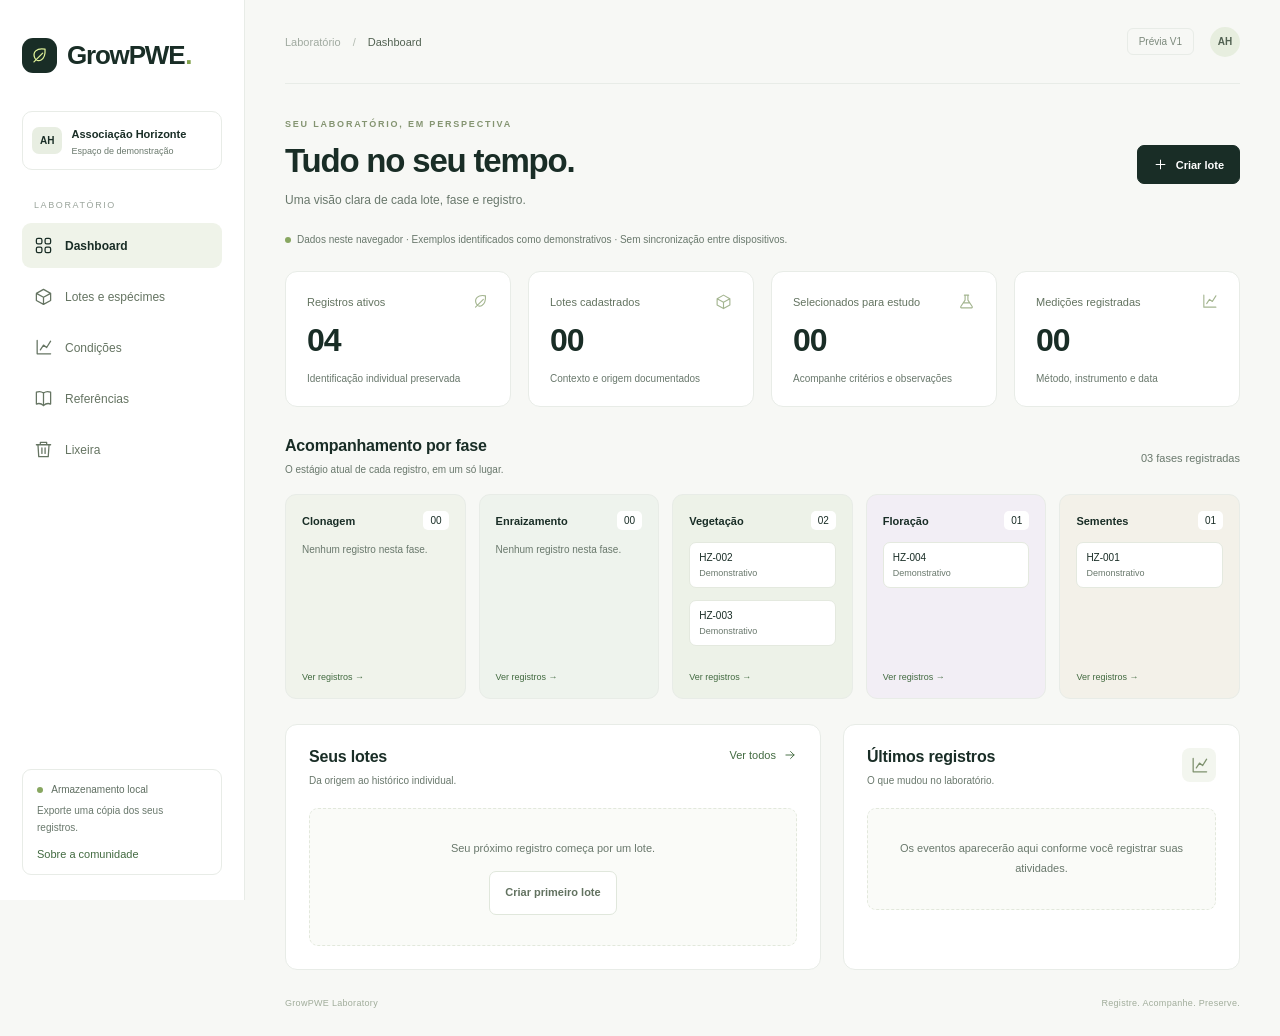
<file: index.html>
<!doctype html>
<html lang="pt-BR"><head><meta charset="utf-8"><meta name="viewport" content="width=device-width,initial-scale=1"><meta name="theme-color" content="#142b24"><title>GrowPWE · Laboratório</title><link rel="stylesheet" href="assets/base.css?v=laboratory-1"><link rel="stylesheet" href="assets/app.css?v=laboratory-1"></head><body>
<svg class="svg-library" xmlns="http://www.w3.org/2000/svg"><symbol id="i-leaf" viewBox="0 0 24 24"><path d="M19 4C8 2 3 8 6 15s14 4 13-11Z M5 20 16 9"/></symbol><symbol id="i-grid" viewBox="0 0 24 24"><rect x="3" y="3" width="7" height="7" rx="2"/><rect x="14" y="3" width="7" height="7" rx="2"/><rect x="3" y="14" width="7" height="7" rx="2"/><rect x="14" y="14" width="7" height="7" rx="2"/></symbol><symbol id="i-box" viewBox="0 0 24 24"><path d="m12 3 9 5v9l-9 5-9-5V8Z M3 8l9 5 9-5 M12 13v9"/></symbol><symbol id="i-chart" viewBox="0 0 24 24"><path d="M4 3v17h17 M8 15l4-6 4 3 5-8"/></symbol><symbol id="i-book" viewBox="0 0 24 24"><path d="M12 5v16 M12 5C8 2 3 4 3 4v15s5-2 9 2c4-4 9-2 9-2V4s-5-2-9 1Z"/></symbol><symbol id="i-trash" viewBox="0 0 24 24"><path d="M3 6h18 M8 6V3h8v3 M5 6l1 15h12l1-15 M10 10v7 M14 10v7"/></symbol><symbol id="i-plus" viewBox="0 0 24 24"><path d="M12 5v14 M5 12h14"/></symbol><symbol id="i-search" viewBox="0 0 24 24"><circle cx="10" cy="10" r="6"/><path d="m15 15 6 6"/></symbol><symbol id="i-arrow" viewBox="0 0 24 24"><path d="M5 12h14 m-6-6 6 6-6 6"/></symbol><symbol id="i-flask" viewBox="0 0 24 24"><path d="M9 3h6 M10 3v7L4 19q-1 2 2 2h12q3 0 2-2l-6-9V3 M8 14h8"/></symbol></svg>
<div class="shell"><aside class="sidebar"><a class="logo" href="#"><span><svg><use href="#i-leaf"/></svg></span>GrowPWE<span class="logo-dot">.</span></a><div class="workspace"><span class="workspace-avatar">AH</span><div><strong>Associação Horizonte</strong><small>Espaço de demonstração</small></div></div><span class="navlabel">LABORATÓRIO</span><nav class="nav" aria-label="Navegação principal"><button class="active" data-page="overview"><svg><use href="#i-grid"/></svg>Dashboard</button><button data-page="specimens"><svg><use href="#i-box"/></svg>Lotes e espécimes</button><button data-page="conditions"><svg><use href="#i-chart"/></svg>Condições</button><button data-page="references"><svg><use href="#i-book"/></svg>Referências</button><button data-page="trash"><svg><use href="#i-trash"/></svg>Lixeira</button></nav><div class="sidebar-foot"><span class="local-dot"></span> Armazenamento local<p>Exporte uma cópia dos seus registros.</p><button class="link" data-goto="community">Sobre a comunidade</button></div></aside>
<main><header class="topbar"><div><span class="breadcrumb">Laboratório</span><span class="breadcrumb-separator">/</span><span id="breadcrumb-page">Dashboard</span></div><div class="top-actions"><span class="local-badge">Prévia V1</span><span class="avatar">AH</span></div></header><div class="heading"><div><div class="eyebrow">SEU LABORATÓRIO, EM PERSPECTIVA</div><h1 id="page-title">Tudo no seu tempo.</h1><p id="page-description">Uma visão clara de cada lote, fase e registro.</p></div><button class="primary" id="new-specimen"><svg><use href="#i-plus"/></svg>Criar lote</button></div><div class="demo"><span class="local-dot"></span>Dados neste navegador · Exemplos identificados como demonstrativos · Sem sincronização entre dispositivos.</div>
<section id="overview" class="panel visible"><div class="stats"><article class="stat"><div><span>Registros ativos</span><svg><use href="#i-leaf"/></svg></div><strong id="total">04</strong><small>Identificação individual preservada</small></article><article class="stat"><div><span>Lotes cadastrados</span><svg><use href="#i-box"/></svg></div><strong id="lot-total">00</strong><small>Contexto e origem documentados</small></article><article class="stat"><div><span>Selecionados para estudo</span><svg><use href="#i-flask"/></svg></div><strong id="study-total">00</strong><small>Acompanhe critérios e observações</small></article><article class="stat"><div><span>Medições registradas</span><svg><use href="#i-chart"/></svg></div><strong id="measurement-total">00</strong><small>Método, instrumento e data</small></article></div>
<div class="section-heading"><div><h2>Acompanhamento por fase</h2><p>O estágio atual de cada registro, em um só lugar.</p></div><span class="small"><span id="phases">03</span> fases registradas</span></div><div id="phase-board" class="phase-board"></div><div id="phase-extra" class="phase-extra"></div>
<div class="dashboard-bottom"><article class="card"><div class="card-title"><div><h2>Seus lotes</h2><p>Da origem ao histórico individual.</p></div><button class="link" data-goto="specimens">Ver todos <svg><use href="#i-arrow"/></svg></button></div><div id="overview-lots"></div><div class="legacy-table" hidden><table><tbody id="specimen-rows"></tbody></table></div></article><article class="card"><div class="card-title"><div><h2>Últimos registros</h2><p>O que mudou no laboratório.</p></div><span class="quiet-icon"><svg><use href="#i-chart"/></svg></span></div><div id="recent-history"></div></article></div></section>
<section id="specimens" class="panel"><article class="card"><div class="card-title"><div><h2>Lotes e espécimes</h2><p>Selecione registros para operar em conjunto ou imprimir etiquetas.</p></div><button class="secondary" id="export-data">Exportar registros</button></div><div id="lot-list" class="lot-list"></div><div class="list-filters"><div class="search-input"><svg><use href="#i-search"/></svg><input id="specimen-search" placeholder="Buscar por código, cepa ou lote" aria-label="Buscar espécimes"></div><select id="specimen-phase" aria-label="Filtrar por fase"><option value="all">Todas as fases</option></select></div><div class="selection-toolbar"><label><input type="checkbox" id="select-all"> Selecionar visíveis</label><span id="selected-count" aria-live="polite">0 selecionados</span><div class="toolbar-actions"><button class="secondary" id="operate-selected" disabled>Registrar operação</button><button class="primary" id="print-labels" disabled>Preparar etiquetas</button></div></div><div id="specimen-list"></div><p id="list-count" class="small"></p></article></section>
<section id="conditions" class="panel"><article class="card"><div class="card-title"><div><h2>Ficha de condições</h2><p>Valores observados e referências documentais do laboratório.</p></div><button class="primary" id="new-measurement">Registrar medição</button></div><div class="list-filters"><select id="conditions-lot" aria-label="Filtrar medições por lote"><option value="all">Todos os lotes</option></select><select id="conditions-phase" aria-label="Filtrar medições por fase"><option value="all">Todas as fases</option></select><select id="conditions-cultivar" aria-label="Filtrar medições por cepa"><option value="all">Todas as cepas</option></select><select id="conditions-medium" aria-label="Filtrar medições por meio"><option value="all">Todos os meios</option></select></div><div class="info-note">Registre medições com amostra, método e instrumento. A ficha não contém faixas ideais predefinidas nem certifica conformidade de cultivo.</div><div id="measurements-list"></div></article></section>
<section id="references" class="panel"><article class="card"><div class="card-title"><div><h2>Biblioteca de referências</h2><p>Separe padrões de documentação, fontes candidatas e relatos.</p></div><span class="tag">Em construção</span></div><div class="reference-document"><span class="quiet-icon"><svg><use href="#i-book"/></svg></span><div><h3>MIAPPE · Metadados de observações de plantas</h3><p>Padrão para registrar material biológico, ambiente, unidades de observação, eventos e métodos. É uma referência de documentação, não um guia de cultivo.</p><a href="https://github.com/MIAPPE/MIAPPE" target="_blank" rel="noopener noreferrer">Consultar documentação original ↗</a></div></div><h3>Repositórios universitários candidatos</h3><div id="source-list">Carregando fontes…</div><p class="small">Ainda não há estudos acadêmicos importados ou validados. O catálogo de cepas foi fornecido pelo usuário e não é uma base científica verificada.</p></article></section>
<section id="trash" class="panel"><article class="card"><div class="card-title"><div><h2>Lixeira</h2><p>Lotes e espécimes excluídos ficam aqui para preservar identificadores e histórico.</p></div><span class="tag">Exclusão reversível</span></div><div id="trash-list"></div></article></section>
<section id="community" class="panel"><article class="card"><h2>Conhecimento com consentimento.</h2><p>O compartilhamento voluntário está planejado. Esta versão não transmite nem publica os seus registros. Cadastro de contas e sincronização serão etapas futuras.</p></article></section><footer><span>GrowPWE Laboratory</span><span>Registre. Acompanhe. Preserve.</span></footer></main></div>
<dialog id="create-dialog" class="wide-dialog" aria-labelledby="create-title"><form id="create-form"><div class="dialog-heading"><div><h2 id="create-title">Criar lote</h2><p>Registre o contexto e revise antes de criar os espécimes.</p></div><button type="button" class="secondary" id="cancel" aria-label="Fechar cadastro">×</button></div><ol class="steps" aria-label="Etapas do cadastro"><li data-step-indicator="0">1 · Lote e plantas</li><li data-step-indicator="1">2 · Local e configuração</li><li data-step-indicator="2">3 · Revisão</li></ol><div id="form-fields"></div><section id="review" hidden><h3>Confira o cadastro</h3><p id="review-summary"></p><div id="review-fields"></div><p class="state">Cada unidade iniciada receberá um identificador permanente. Campos sem informação serão registrados como não informados; não são medições iguais a zero.</p></section><p id="form-error" class="error" role="alert"></p><div class="actions"><button type="button" class="secondary" id="previous" hidden>Voltar</button><button class="primary" type="submit" id="next">Continuar</button></div></form></dialog>
<dialog id="details" class="wide-dialog" aria-labelledby="detail-title"><div class="dialog-heading"><div><h2 id="detail-title"></h2><p id="detail-copy"></p></div><button class="secondary" id="close-details" aria-label="Fechar detalhes">×</button></div><div id="detail-fields"></div><div class="actions"><button class="primary" id="print-one">Etiqueta deste espécime</button></div></dialog>
<dialog id="labels-dialog" aria-labelledby="labels-title"><h2 id="labels-title">Etiquetas de identificação</h2><p id="labels-summary" style="margin-top:12px"></p><form id="labels-form"><div class="form-grid"><div><label for="label-width">Largura da etiqueta (mm)</label><input id="label-width" type="number" min="40" max="120" step="1" value="60" required></div><div><label for="label-height">Altura da etiqueta (mm)</label><input id="label-height" type="number" min="30" max="100" step="1" value="40" required></div></div><label for="label-layout">Formato de impressão</label><select id="label-layout"><option value="roll">Rolo · uma etiqueta por página</option><option value="a4">Folha A4 · grade de etiquetas</option></select><div class="privacy">Use papel do tamanho escolhido, escala 100%, sem cabeçalhos ou rodapés. A folha A4 usa margens de 10 mm e espaçamento de 2 mm. Confira o posicionamento na prévia; faça uma impressão de teste antes do lote completo.</div><p id="labels-error" class="error" role="alert"></p><div class="actions"><button type="button" class="secondary" id="cancel-labels">Cancelar</button><button class="primary" type="submit">Abrir prévia de impressão</button></div></form></dialog>
<dialog id="operation-dialog" class="wide-dialog" aria-labelledby="operation-title"><form id="operation-form"><div class="dialog-heading"><div><h2 id="operation-title">Registrar operação</h2><p id="operation-summary"></p></div><button type="button" class="secondary" data-close="operation-dialog" aria-label="Fechar operação">×</button></div><div class="form-grid"><div><label for="operation-type">Tipo de registro</label><select id="operation-type"><option value="observation">Observação</option><option value="phase">Alteração de fase</option><option value="selection">Selecionado para clonagem</option><option value="unselection">Retirar seleção para estudo</option><option value="location">Alteração de localização</option><option value="equipment">Alteração de equipamento (registro)</option></select></div><div id="operation-phase-wrapper" hidden><label for="operation-phase">Nova fase registrada</label><select id="operation-phase"></select></div><div id="operation-location-wrapper" hidden><label for="operation-location">Nova localização</label><input id="operation-location" maxlength="150"></div><div><label for="operation-date">Data e hora do evento</label><input id="operation-date" type="datetime-local" required></div><div><label for="operation-actor">Responsável / código da equipe</label><input id="operation-actor" maxlength="100" required></div><div class="full-width"><label for="operation-notes">Observação / motivo / critério de seleção</label><textarea id="operation-notes" maxlength="3000" rows="3" required></textarea></div></div><p id="operation-error" class="error" role="alert"></p><div class="actions"><button type="button" class="secondary" data-close="operation-dialog">Cancelar</button><button class="primary" type="submit">Salvar operação</button></div></form></dialog>
<dialog id="descendants-dialog" class="wide-dialog" aria-labelledby="descendants-title"><form id="descendants-form"><div class="dialog-heading"><div><h2 id="descendants-title">Registrar descendentes</h2><p id="descendants-parent"></p></div><button class="secondary" type="button" data-close="descendants-dialog" aria-label="Fechar registro de descendentes">×</button></div><div class="info-note">Registre apenas material já identificado. O vínculo documenta a origem; não comprova identidade genética ou estabilidade. Não inclui instruções de propagação.</div><div class="form-grid"><div><label for="descendants-name">Nome do lote de descendentes</label><input id="descendants-name" maxlength="80" required></div><div><label for="descendants-count">Quantidade registrada</label><input id="descendants-count" type="number" min="1" max="500" step="1" value="1" required></div><div><label for="descendants-phase">Fase observada</label><select id="descendants-phase"></select></div><div><label for="descendants-start">Data de início registrada</label><input id="descendants-start" type="date"></div><div><label for="descendants-actor">Responsável / código da equipe</label><input id="descendants-actor" maxlength="100" required></div><div class="full-width"><label for="descendants-notes">Identificação / observação do registro</label><textarea id="descendants-notes" rows="3" maxlength="3000" required></textarea></div></div><p id="descendants-error" class="error" role="alert"></p><div class="actions"><button class="secondary" type="button" data-close="descendants-dialog">Cancelar</button><button class="primary" type="submit">Confirmar descendentes</button></div></form></dialog>
<dialog id="delete-dialog" aria-labelledby="delete-title"><form id="delete-form"><h2 id="delete-title">Excluir registro?</h2><p id="delete-summary"></p><p class="privacy">Os registros serão movidos para a lixeira. O histórico e os vínculos de origem serão preservados; descendentes em outros lotes continuarão ativos.</p><p id="delete-error" class="error" role="alert"></p><div class="actions"><button type="button" class="secondary" data-close="delete-dialog">Cancelar</button><button class="danger" type="submit">Confirmar exclusão</button></div></form></dialog>
<dialog id="measurement-dialog" class="wide-dialog" aria-labelledby="measurement-title"><form id="measurement-form"><div class="dialog-heading"><div><h2 id="measurement-title">Registrar medição</h2><p>Documente o que foi observado, em qual amostra e por qual método.</p></div><button type="button" class="secondary" data-close="measurement-dialog" aria-label="Fechar medição">×</button></div><div class="form-grid"><div><label for="measurement-target">Unidade de observação</label><select id="measurement-target" required></select></div><div><label for="measurement-variable">Variável medida</label><select id="measurement-variable"><option>Temperatura</option><option>Umidade relativa</option><option>pH</option><option>Condutividade elétrica</option><option>Outra</option></select></div><div><label for="measurement-value">Valor observado</label><input id="measurement-value" type="number" step="any" required></div><div><label for="measurement-unit">Unidade / escala</label><input id="measurement-unit" maxlength="30" placeholder="Informe a unidade utilizada" required></div><div><label for="measurement-date">Data e hora da observação</label><input id="measurement-date" type="datetime-local" required></div><div><label for="measurement-actor">Responsável / código da equipe</label><input id="measurement-actor" maxlength="100" required></div><div><label for="measurement-sample">Amostra / ponto de medição</label><input id="measurement-sample" maxlength="150" required></div><div><label for="measurement-instrument">Instrumento / identificação</label><input id="measurement-instrument" maxlength="150" required></div><div><label for="measurement-method">Método / calibração</label><input id="measurement-method" maxlength="200" required></div><div><label for="measurement-protocol">Referência documental / protocolo (opcional)</label><input id="measurement-protocol" maxlength="300"></div><div class="full-width"><label for="measurement-notes">Observações</label><textarea id="measurement-notes" rows="2" maxlength="3000"></textarea></div></div><p id="measurement-error" class="error" role="alert"></p><div class="actions"><button type="button" class="secondary" data-close="measurement-dialog">Cancelar</button><button class="primary" type="submit">Salvar medição</button></div></form></dialog>
<div class="toast" id="toast" role="status"></div><script src="assets/catalog.js?v=laboratory-1" defer></script><script src="assets/app.js?v=laboratory-1" defer></script><script src="assets/laboratory.js?v=laboratory-1" defer></script></body></html>
</file>
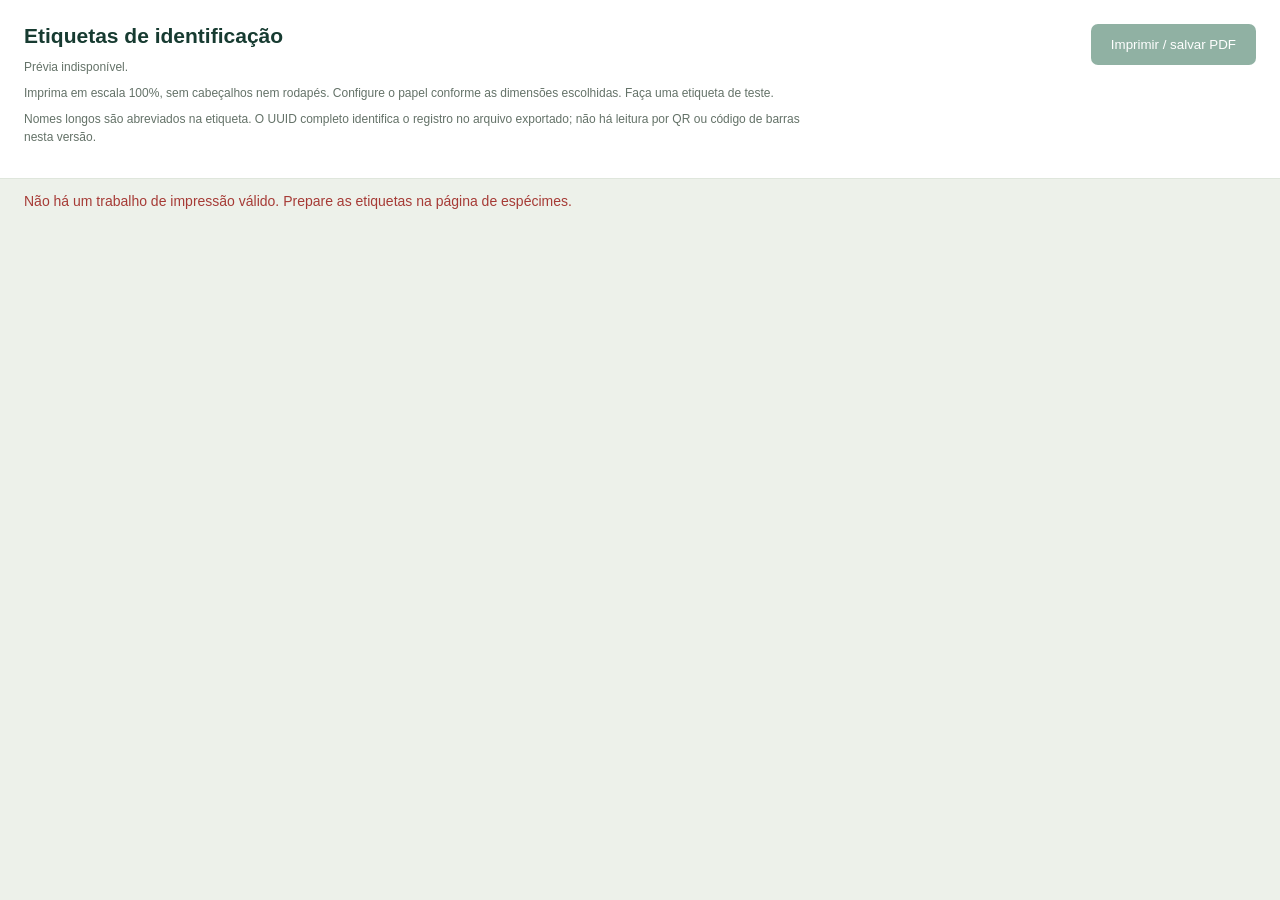
<file: labels.html>
<!doctype html>
<html lang="pt-BR"><head><meta charset="utf-8"><meta name="viewport" content="width=device-width,initial-scale=1"><title>GrowPWE · Etiquetas de identificação</title><link rel="stylesheet" href="assets/labels.css"><script src="assets/labels.js" defer></script></head><body><header class="toolbar"><div><h1>Etiquetas de identificação</h1><p id="summary">Carregando prévia…</p><p>Imprima em escala 100%, sem cabeçalhos nem rodapés. Configure o papel conforme as dimensões escolhidas. Faça uma etiqueta de teste.</p><p>Nomes longos são abreviados na etiqueta. O UUID completo identifica o registro no arquivo exportado; não há leitura por QR ou código de barras nesta versão.</p></div><button id="print" disabled>Imprimir / salvar PDF</button></header><p id="error" role="alert"></p><main id="sheets" aria-label="Prévia das etiquetas"></main></body></html>
</file>
<file: assets/base.css>
:root{--ink:#192d26;--muted:#69786c;--green:#315d44;--line:#e8ece7;--bg:#f7f8f5;--accent:#def198}*{box-sizing:border-box}body{margin:0;background:var(--bg);font-family:Inter,-apple-system,BlinkMacSystemFont,"Segoe UI",sans-serif;color:var(--ink);font-size:14px}button,input,select,textarea{font:inherit}button{cursor:pointer}button:focus-visible,a:focus-visible,summary:focus-visible{outline:3px solid #a6bd7b;outline-offset:3px}svg{width:19px;height:19px;fill:none;stroke:currentColor;stroke-width:1.6;stroke-linecap:round;stroke-linejoin:round;flex-shrink:0}.svg-library{position:absolute;width:0;height:0;overflow:hidden}.shell{display:grid;grid-template-columns:245px 1fr;min-height:100vh}.sidebar{background:#fff;border-right:1px solid var(--line);padding:38px 22px 25px;display:flex;flex-direction:column;position:sticky;top:0;height:100vh}.logo{text-decoration:none;color:var(--ink);display:flex;align-items:center;gap:10px;font-size:26px;font-weight:750;letter-spacing:-1.2px}.logo>span:first-child{background:var(--ink);color:var(--accent);border-radius:11px;width:35px;height:35px;display:grid;place-items:center}.logo-dot{color:#83a34e;margin-left:-9px}.workspace{display:flex;gap:9px;align-items:center;border:1px solid var(--line);border-radius:10px;padding:13px 9px;margin-top:38px}.workspace-avatar{background:#e8eee2;border-radius:7px;padding:8px;font-size:10px;font-weight:600}.workspace strong{font-weight:600;font-size:11px}.workspace small{display:block;font-size:9px;color:var(--muted);margin-top:5px}.navlabel{font-size:9px;letter-spacing:1.6px;color:#9aa49b;margin:30px 12px 13px}.nav{display:flex;flex-direction:column;gap:6px}.nav button{display:flex;align-items:center;gap:12px;background:none;border:0;padding:13px 12px;text-align:left;color:#657462;border-radius:9px;font-size:12px}.nav button.active{color:var(--ink);background:#eff3e9;font-weight:600}.nav button:hover{background:#f6f8f2}.sidebar-foot{margin-top:auto;border:1px solid var(--line);border-radius:9px;padding:14px;font-size:10px;color:#5f6e61}.sidebar-foot p{font-size:10px;margin:7px 0 12px}.local-dot{display:inline-block;width:6px;height:6px;border-radius:50%;background:#88a761;margin-right:6px}.local-badge{font-size:10px;color:#7c897c;padding:7px 11px;border:1px solid var(--line);border-radius:6px}.small{font-size:11px;color:var(--muted)}main{padding:0 40px 28px;width:100%;min-width:0;max-width:1700px}.topbar{height:84px;border-bottom:1px solid var(--line);display:flex;align-items:center;justify-content:space-between;font-size:11px;color:#526252}.breadcrumb{color:#a0aaa0}.breadcrumb-separator{margin:0 12px;color:#b3bcb2}.top-actions{display:flex;align-items:center;gap:16px}.avatar{width:30px;height:30px;border-radius:50%;background:#e7eedf;display:grid;place-items:center;font-size:10px;font-weight:600}.heading{display:flex;justify-content:space-between;align-items:center;margin:35px 0 22px;gap:20px}.eyebrow{font-size:9px;letter-spacing:1.8px;color:#849471;margin-bottom:13px;font-weight:600}h1{font-size:33px;letter-spacing:-1.2px;font-weight:550;margin:0 0 10px}h2{font-size:16px;font-weight:600;letter-spacing:-.2px;margin:0}h3{font-size:13px;font-weight:600;margin:16px 0 10px}p{font-size:12px;line-height:1.7;color:var(--muted);margin:0}.primary,.secondary,.danger{border-radius:7px;padding:11px 15px;display:inline-flex;align-items:center;justify-content:center;gap:8px;font-size:11px;font-weight:550}.primary{border:1px solid var(--ink);background:var(--ink);color:#fff}.primary:hover{background:#315b41}.primary svg{width:15px;height:15px}.secondary{background:white;border:1px solid #e0e7dc;color:#627260}.danger{background:#a4463f;color:white;border:1px solid #a4463f}.link{background:none;border:0;color:#426a40;font-size:11px;padding:0;display:inline-flex;gap:7px;align-items:center}.link svg{width:14px;height:14px}.demo{font-size:10px;color:#69786c;margin-bottom:23px;line-height:1.6}.stats{display:grid;grid-template-columns:repeat(4,minmax(0,1fr));gap:17px}.stat{background:#fff;border:1px solid var(--line);border-radius:12px;padding:21px}.stat>div{display:flex;align-items:center;justify-content:space-between;gap:10px;color:#637360;font-size:10px}.stat svg{color:#a4b590;width:17px;height:17px}.stat strong{font-weight:550;font-size:32px;display:block;letter-spacing:-1px;margin:12px 0 10px}.stat small{font-size:9px;color:var(--muted)}.section-heading{display:flex;justify-content:space-between;align-items:center;margin:30px 0 16px;gap:15px}.section-heading p,.card-title p{font-size:10px;margin-top:6px}.phase-board{display:grid;grid-template-columns:repeat(5,minmax(0,1fr));gap:13px}.phase-column{border:1px solid var(--line);border-radius:11px;background:#f0f3eb;padding:16px;min-height:205px;display:flex;flex-direction:column;min-width:0}.phase-column:nth-child(2){background:#eef3ed}.phase-column:nth-child(3){background:#edf2e8}.phase-column:nth-child(4){background:#f2eef5}.phase-column:nth-child(5){background:#f3f1e9}.phase-column header{display:flex;align-items:center;justify-content:space-between;gap:6px;font-size:11px;font-weight:600}.phase-column header span{background:white;border-radius:5px;padding:4px 7px;font-size:10px;font-weight:500}.phase-column p{font-size:10px;margin-top:11px}.phase-mini{margin-top:12px;background:#fff;border:1px solid #e4e9df;border-radius:7px;padding:9px;text-align:left;width:100%;color:var(--ink);font-size:10px;overflow-wrap:anywhere}.phase-mini small{display:block;font-size:8px;margin-top:5px;color:var(--muted)}.phase-column>.link{margin-top:auto;padding-top:14px;font-size:9px;justify-content:space-between}.dashboard-bottom{display:grid;grid-template-columns:1.35fr 1fr;gap:22px;margin-top:25px}.card{background:#fff;border:1px solid var(--line);border-radius:12px;padding:23px;min-width:0}.card-title{display:flex;justify-content:space-between;align-items:flex-start;gap:15px;margin-bottom:19px}.quiet-icon{background:#f3f6ef;color:#7e916e;width:34px;height:34px;border-radius:8px;display:inline-grid;place-items:center;flex-shrink:0}.empty{padding:30px 12px;text-align:center;background:#fafbf8;border:1px dashed #e2e8dc;border-radius:9px;color:var(--muted);font-size:11px;line-height:1.8}.empty svg{display:block;margin:0 auto 12px;width:27px;height:27px;color:#a1b58b}.empty button{margin-top:12px}.timeline{display:flex;gap:12px;border-bottom:1px solid var(--line);padding:14px 0}.timeline:last-child{border-bottom:0}.timeline .dot{width:7px;height:7px;flex-shrink:0;border-radius:50%;background:#abc189;margin-top:4px}.timeline b{display:block;font-size:11px;font-weight:500}.timeline p{font-size:10px;margin-top:4px;overflow-wrap:anywhere}.timeline time{font-size:9px;color:var(--muted);display:block;margin-top:6px}.panel{display:none}.panel.visible{display:block}.tag{border:1px solid #e5eadf;border-radius:5px;padding:5px 7px;font-size:9px;color:#7d8b70;background:#f8faf5}.info-note{border-left:3px solid #b9ce8a;background:#f4f7ed;color:#7b8b69;padding:12px 15px;font-size:11px;line-height:1.6;margin:15px 0}.list-filters{display:flex;gap:12px;margin:22px 0 0}.search-input{flex:1;display:flex;align-items:center;gap:10px;border:1px solid var(--line);border-radius:7px;padding:0 12px}.search-input svg{color:#9ca994;width:16px}.search-input input{border:0;padding-left:0}.list-filters>select{max-width:240px}.search-input input:focus{outline:0}.list-filters select{font-size:11px}.reference-document{display:flex;gap:16px;background:#f5f8ef;padding:18px;border-radius:9px;margin-bottom:24px}.reference-document h3{margin-top:0}.reference-document a{display:inline-block;margin-top:12px;font-size:11px;color:#46733c}.reference-document p{font-size:11px}.privacy{font-size:11px;color:var(--muted);line-height:1.7;margin-top:15px}.state{padding:12px;background:#f5f7ed;border-radius:7px;font-size:11px;color:#849172;margin:16px 0}.phase{display:inline-block;border-radius:5px;padding:5px 7px;font-size:9px;background:#edf3e5;color:#6f8c50}.phase.f{background:#f1eaf4;color:#8f6f98}.phase.v{background:#e9f2e9;color:#56825a}.specimen-item .phase{margin-right:8px}.specimen b,.specimen small{overflow-wrap:anywhere}.lot-summary{display:flex;align-items:center;gap:14px;padding:14px 0;border-bottom:1px solid var(--line)}.lot-summary:last-child{border-bottom:0}.lot-summary>div{flex:1;min-width:0}.lot-summary strong{font-size:12px;font-weight:550;overflow-wrap:anywhere}.lot-summary p{font-size:10px;margin-top:5px}.overview-lot-actions{display:flex;gap:8px}.detail-actions{display:flex;gap:8px;flex-wrap:wrap;justify-content:flex-start}.history-list{margin-top:20px}.history-item{border-left:2px solid #d4dfc7;padding:0 0 15px 15px;margin:0 0 0 4px;font-size:11px}.history-item p{font-size:11px;white-space:pre-wrap}.history-item small{display:block;color:var(--muted);font-size:9px;margin:5px 0}.lineage-row{padding:10px 0;border-bottom:1px solid var(--line);display:flex;gap:12px;align-items:center;font-size:11px}.lineage-row span{flex:1;overflow-wrap:anywhere}.sheet-table{width:100%;border-collapse:collapse;font-size:11px;margin-top:20px}.sheet-table td,.sheet-table th{text-align:left;padding:13px 10px;border-bottom:1px solid var(--line)}.sheet-table th{font-size:9px;font-weight:500;color:var(--muted);letter-spacing:.5px}.table-scroll{overflow:auto}.measurement-card{border:1px solid var(--line);border-radius:9px;padding:16px;margin-top:14px;display:grid;grid-template-columns:1fr auto;gap:8px}.measurement-card b{font-weight:550;font-size:12px}.measurement-card .reading{font-size:24px;letter-spacing:-.7px;color:#46613c}.measurement-card .reading small{font-size:12px}.measurement-card p{font-size:10px}.measure-metadata{grid-column:1/-1;display:flex;flex-wrap:wrap;gap:8px;color:var(--muted);font-size:9px}.measure-metadata span{background:#f5f7f2;padding:5px 7px;border-radius:4px}dialog{border:1px solid var(--line);border-radius:16px;padding:27px;max-width:460px;width:calc(100% - 32px);color:var(--ink);box-shadow:0 25px 80px #192d2633}dialog::backdrop{background:#192d2660;backdrop-filter:blur(3px)}dialog label{display:block;font-size:11px;color:#576953;margin:17px 0 7px}input,select,textarea{width:100%;border:1px solid #e0e7dc;border-radius:7px;padding:11px 12px;color:var(--ink);background:white;font-size:12px}input:focus,select:focus,textarea:focus{outline:2px solid #b9cd92;outline-offset:1px}textarea{resize:vertical}.actions{display:flex;justify-content:flex-end;gap:10px;margin-top:24px;flex-wrap:wrap}.toast{display:none;position:fixed;bottom:24px;right:24px;max-width:calc(100% - 48px);padding:14px 20px;border-radius:10px;background:var(--ink);color:white;font-size:12px;line-height:1.7;z-index:20}footer{display:flex;justify-content:space-between;color:#a1ad9b;font-size:9px;letter-spacing:.3px;margin-top:28px}button:disabled{opacity:.4;cursor:not-allowed}.lot-card-actions{display:flex;gap:7px;margin-top:12px;flex-wrap:wrap}.trash-row{padding:16px 0;display:flex;gap:16px;align-items:center;border-bottom:1px solid var(--line)}.trash-row div{flex:1;min-width:0}.trash-row strong{font-size:12px;overflow-wrap:anywhere}.trash-row p{font-size:10px}
@media(min-width:1500px){main{padding:0 55px 30px}.phase-column{min-height:245px}}
@media(max-width:1100px){.shell{grid-template-columns:210px 1fr}.sidebar{padding:30px 16px}.workspace{padding:11px 6px}main{padding:0 25px 25px}.phase-board{grid-template-columns:repeat(3,minmax(0,1fr))}.dashboard-bottom{grid-template-columns:1fr}.stats{gap:10px}.stat{padding:16px}.stat small{font-size:8px}}
@media(max-width:740px){.shell{grid-template-columns:1fr}.sidebar{position:static;height:auto;padding:20px 18px 12px;border-right:0;border-bottom:1px solid var(--line)}.logo{font-size:23px}.workspace,.navlabel,.sidebar-foot{display:none}.nav{flex-direction:row;overflow:auto;margin-top:18px;gap:5px}.nav button{white-space:nowrap;padding:10px;gap:7px;font-size:10px}.nav button svg{width:15px;height:15px}main{padding:0 18px 24px}.topbar{height:63px}.heading{margin-top:25px;flex-wrap:wrap}.eyebrow{font-size:8px}h1{font-size:28px}.heading .primary{margin-left:auto}.stats{grid-template-columns:repeat(2,minmax(0,1fr))}.stat strong{font-size:29px}.phase-board{grid-template-columns:repeat(2,minmax(0,1fr))}.phase-column{padding:13px;min-height:170px}.section-heading{align-items:flex-start}.section-heading>.small{display:none}.card{padding:18px}.card-title{flex-wrap:wrap}.list-filters{flex-wrap:wrap}.list-filters>select{max-width:100%;flex:1}.search-input{flex-basis:100%}.toolbar-actions{width:100%;display:flex;gap:8px}.toolbar-actions button{flex:1;padding:10px 7px;font-size:10px}.detail-actions button{font-size:10px;flex:1}.overview-lot-actions{flex-direction:column}.measurement-card{padding:13px}footer{gap:15px}.demo{font-size:9px}.local-badge{font-size:9px}.phase-mini{font-size:9px}.toast{left:18px;right:18px;max-width:none;bottom:18px}.trash-row{align-items:flex-start}}
.sidebar{min-width:0}.lot-card{flex:1 1 250px;min-width:0;max-width:100%}.lot-card b,.lot-card p,.history-item p{overflow-wrap:anywhere}.empty button{display:flex;margin:12px auto 0}.stat>div{font-size:11px}.stat small{font-size:10px}.phase-mini small{font-size:9px}@media(max-width:740px){.shell{grid-template-columns:minmax(0,1fr)}.nav button{flex-shrink:0}.stat small{font-size:9px}}
.phase-extra{display:flex;gap:10px;flex-wrap:wrap;margin-top:12px}.phase-extra:empty{display:none}
#conditions .list-filters{flex-wrap:wrap}#conditions .list-filters select{flex:1 1 150px;min-width:0;max-width:none}
.measurement-card p,.measure-metadata span{overflow-wrap:anywhere}.measure-metadata span{max-width:100%}.measurement-card{grid-template-columns:minmax(0,1fr) auto}.reading{max-width:170px;overflow-wrap:anywhere;text-align:right}
</file>
<file: assets/app.css>
.wide-dialog{max-width:850px;max-height:90vh;overflow:auto}.dialog-heading{display:flex;align-items:flex-start;justify-content:space-between;gap:16px}.dialog-heading p{margin-top:10px}.steps{display:flex;padding:0;list-style:none;gap:8px;margin:24px 0}.steps li{padding:10px 12px;background:#f0f3ed;border-radius:7px;font-size:12px;flex:1;color:var(--muted)}.steps li.current{background:var(--green);color:white}.field-group{border:0;padding:0;margin:0 0 20px}.field-group legend,h3{font-size:14px;font-weight:600;padding:0;margin:16px 0 4px}.form-grid{display:grid;grid-template-columns:1fr 1fr;gap:0 18px}.form-grid .full-width{grid-column:1/-1}.field-hint{font-size:10px;color:var(--muted);margin-top:6px}.form-grid textarea{font:inherit;width:100%;padding:11px;border:1px solid var(--line);border-radius:6px;resize:vertical;color:var(--ink)}.error{color:#a63b36;font-size:12px;margin-top:14px}.error:empty{display:none}[hidden]{display:none!important}.review-section{margin-top:20px}.data-list{display:grid;grid-template-columns:minmax(110px,1fr) 2fr;margin:10px 0;font-size:12px}.data-list dt,.data-list dd{margin:0;padding:9px 0;border-bottom:1px solid var(--line);overflow-wrap:anywhere}.data-list dt{color:var(--muted);padding-right:12px}.selection-toolbar{display:flex;align-items:center;flex-wrap:wrap;gap:16px;border-top:1px solid var(--line);padding:18px 0;margin-top:20px;font-size:12px}.selection-toolbar label{display:flex;align-items:center;gap:8px}.selection-toolbar input,.specimen-item input{width:18px;height:18px;flex-shrink:0;accent-color:var(--green)}.selection-toolbar button{margin-left:auto}button:disabled{opacity:.45;cursor:not-allowed}.specimen-item{display:flex;align-items:center;gap:12px;border-top:1px solid var(--line);padding:12px 0}.specimen-item label{flex:1;font-size:12px;line-height:1.6;overflow-wrap:anywhere;cursor:pointer}.specimen-item label small{display:block;color:var(--muted);font-size:10px}.lot-list{display:flex;gap:10px;flex-wrap:wrap;margin-top:18px}.lot-card{background:#f4f6f0;padding:12px 15px;border:1px solid var(--line);border-radius:8px;min-width:170px}.lot-card b{font-size:12px;font-weight:500;display:block}.lot-card p{font-size:10px;margin-top:6px}.code{font-family:monospace;font-size:11px;overflow-wrap:anywhere}.heading .primary{flex-shrink:0}.source-status{font-size:10px;color:var(--muted)}@media(max-width:620px){.wide-dialog{padding:18px}.form-grid{grid-template-columns:1fr}.steps{gap:4px}.steps li{padding:8px 6px;font-size:10px}.data-list{grid-template-columns:1fr 1.4fr}.heading{flex-wrap:wrap}.selection-toolbar button{margin-left:0;width:100%}.specimen-item{gap:8px}.specimen-item button{padding:8px}.card-title{gap:12px;align-items:flex-start}}
.additional-fields{margin:18px 0 8px;border-top:1px solid var(--line);padding-top:13px}.additional-fields summary{font-size:11px;color:var(--green);cursor:pointer}.cultivar-field{position:relative}.catalog-options{position:absolute;top:77px;left:0;right:0;z-index:4;max-height:290px;overflow:auto;background:white;border:1px solid #bdcfb5;border-radius:9px;box-shadow:0 8px 20px #173b3118}.catalog-options button{display:flex;justify-content:space-between;align-items:center;width:100%;padding:12px 14px;border:0;border-bottom:1px solid var(--line);background:white;text-align:left;gap:12px;color:var(--ink);font-size:12px}.catalog-options button:last-child{border-bottom:0}.catalog-options button:hover,.catalog-options button[aria-selected=true]{background:#eaf2e9}.catalog-options small{font-size:9px;color:var(--muted)}.catalog-reference{border:1px solid #dce5d3;background:#f3f6ee;border-radius:9px;padding:15px;margin-top:12px}.catalog-reference h3{margin:0 0 10px;font-size:13px}.catalog-reference p{font-size:11px}.reference-values{display:grid;grid-template-columns:repeat(4,minmax(0,1fr));gap:10px;margin:15px 0}.reference-values dt{font-size:10px;color:var(--muted);line-height:1.5}.reference-values dd{margin:6px 0 0;font-size:13px;font-weight:500}.catalog-reference details{font-size:11px;color:var(--muted)}.catalog-reference details p{margin-top:9px}.catalog-reference summary{cursor:pointer}.cultivar-field>.link{margin-top:8px}.specimen b,.specimen small{overflow-wrap:anywhere}@media(max-width:620px){.reference-values{grid-template-columns:repeat(2,minmax(0,1fr))}.catalog-options button{align-items:flex-start;flex-direction:column;gap:4px}.catalog-options{max-height:230px}.specimen b,.specimen small{max-width:130px}th:nth-child(3){display:none}th:last-child{display:table-cell}}
</file>
<file: assets/labels.css>
*{box-sizing:border-box}body{margin:0;background:#edf1ea;color:#173b31;font-family:Arial,sans-serif}.toolbar{padding:24px;display:flex;justify-content:space-between;align-items:flex-start;gap:20px;background:white;border-bottom:1px solid #dfe6dc}.toolbar h1{font-size:21px;margin:0 0 10px}.toolbar p{font-size:12px;line-height:1.5;margin:8px 0;max-width:800px;color:#647268}button{padding:13px 20px;border:0;border-radius:7px;background:#246649;color:white;cursor:pointer;flex-shrink:0}button:disabled{opacity:.5;cursor:not-allowed}#error{color:#a63b36;padding:0 24px;font-size:14px}#error:empty{display:none}#sheets{padding:24px;overflow:auto}.sheet{display:grid;gap:2mm;margin:0 auto 24px;background:white;width:max-content;box-shadow:0 2px 10px #173b3120}.sheet.a4{padding:10mm;width:210mm;min-height:297mm;align-content:start}.label{width:var(--label-width);height:var(--label-height);padding:2mm;border:1px dashed #a8b6a1;background:white;color:black;overflow:hidden;display:flex;flex-direction:column;gap:.7mm;line-height:1.1}.brand{font-size:6pt;letter-spacing:.5pt}.code{font-size:10pt;font-weight:bold;overflow-wrap:anywhere;line-height:1.1}.meta{font-size:7pt;white-space:nowrap;overflow:hidden;text-overflow:ellipsis;line-height:1.15}.uuid{font-family:monospace;font-size:5.5pt;overflow-wrap:anywhere;line-height:1.1;margin-top:auto;flex-shrink:0}.small-label .code{font-size:8pt}.small-label .meta{font-size:6pt}.small-label .uuid{font-size:5pt}.label-date{font-size:6pt}@media(max-width:600px){.toolbar{flex-direction:column;padding:16px}#sheets{padding:16px}.sheet{margin-left:0}}
@media print{body{background:white;margin:0;color:black}.toolbar,#error{display:none!important}#sheets{padding:0;overflow:visible}.sheet{margin:0;box-shadow:none;break-inside:avoid;break-after:page}.sheet:last-child{break-after:auto}.sheet.a4{padding:0;width:190mm;min-height:0}.label{border:0;break-inside:avoid}.sheet.a4 .label{border:0}}
</file>
